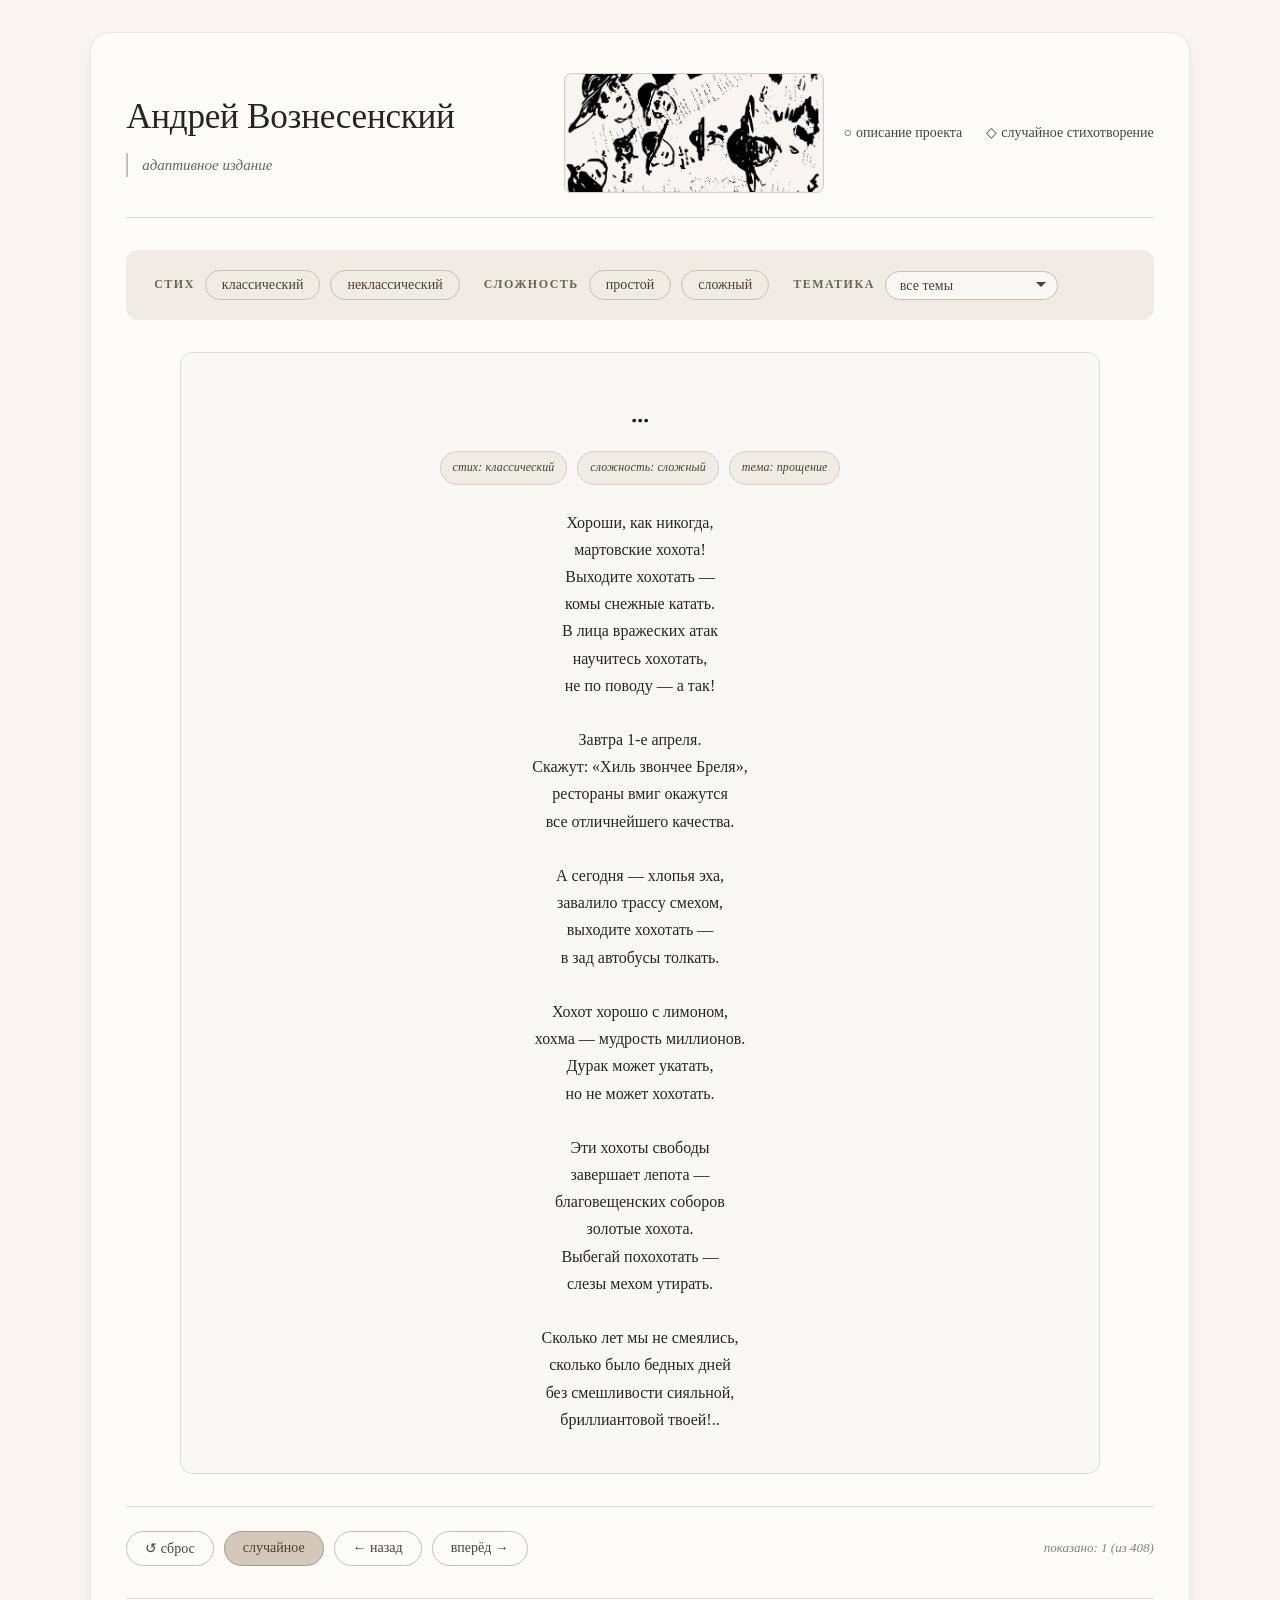
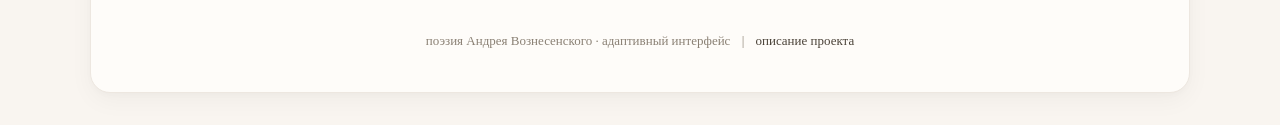
<file: index.html>
<!DOCTYPE html>
<html lang="ru">
<head>
    <meta charset="UTF-8">
    <meta name="viewport" content="width=device-width, initial-scale=1.0">
    <title>Андрей Вознесенский · адаптивное издание</title>
    <link rel="preconnect" href="https://fonts.googleapis.com">
    <link rel="preconnect" href="https://fonts.gstatic.com" crossorigin>
    <link href="https://fonts.googleapis.com/css2?family=Playfair+Display:wght@400;600&family=Source+Serif+4:ital,wght@0,400;0,600;1,400&display=swap" rel="stylesheet">
    <style>
        * {
            margin: 0;
            padding: 0;
            box-sizing: border-box;
        }

        body {
          background-color: #f9f5f0;
          font-family: 'Georgia', 'Times New Roman', serif;
          color: #2c2c2c;
          line-height: 1.6;
          padding: 2rem 1.5rem;
          min-height: 100vh;
          display: flex;
          flex-direction: column;
          align-items: center;
        }

        .container {
          max-width: 1100px;
          width: 100%;
          background: #fefcf9;
          box-shadow: 0 8px 24px rgba(0, 0, 0, 0.04), 0 2px 6px rgba(0, 0, 0, 0.02);
          border-radius: 20px;
          padding: 2.5rem 2.2rem;
          transition: all 0.15s ease;
          border: 1px solid #ede7e0;
        }

        header {
            border-bottom: 1px solid #e3d9d0;
            padding-bottom: 1.5rem;
            margin-bottom: 2rem;
            display: flex;
            flex-wrap: wrap;
            justify-content: center;
            align-items: center;
            gap: 1.2rem;
        }

        .header-copy {
            flex: 1 1 320px;
            min-width: 0;
        }

        h1 {
            font-size: 2.2rem;
            font-weight: 400;
            letter-spacing: -0.3px;
            color: #2a241f;
            margin-bottom: 0.2rem;
        }

        .subtitle {
            font-style: italic;
            color: #6b6459;
            font-size: 15px;
            margin-top: 8px;
            padding-left: 14px;
            border-left: 2px solid #c9bfb0;
        }

        .header-links {
            display: flex;
            gap: 24px;
            font-size: 14px;
            flex-wrap: wrap;
            order: 3;
        }

        .header-art {
            width: min(260px, 32vw);
            min-width: 120px;
            height: 120px;
            border-radius: 7px;
            border: 1px solid #d8d0c7;
            background-color: #f9f5f0;
            background-image: url('header-art.png');
            background-size: cover;
            background-position: center;
            background-repeat: no-repeat;
            box-shadow: inset 0 0 0 1px rgba(42, 37, 32, 0.04);
            flex-shrink: 0;
            margin: 0 auto;
            order: 2;
            background-blend-mode: multiply;
        }

        .header-links a {
            color: #4a4238;
            text-decoration: none;
            transition: color 0.2s;
        }

        .header-links a:hover {
            color: #1a1510;
        }

        .header-links a::before {
            margin-right: 4px;
        }

        .link-about::before { content: '○'; }
        .link-random::before { content: '◇'; }

        /* Фильтры */
        .filters {
            background: #f0ebe4;
            border-radius: 12px;
            padding: 20px 28px;
            margin-bottom: 32px;
            display: flex;
            align-items: center;
            gap: 24px;
            flex-wrap: wrap;
        }

        .filter-group {
            display: flex;
            align-items: center;
            gap: 10px;
        }

        .filter-label {
            font-size: 12px;
            font-weight: 600;
            letter-spacing: 1.5px;
            text-transform: uppercase;
            color: #6b6459;
        }

        .filter-btn {
            padding: 6px 16px;
            border: 1px solid #c9bfb0;
            background: transparent;
            border-radius: 20px;
            font-family: inherit;
            font-size: 14px;
            color: #4a4238;
            cursor: pointer;
            transition: all 0.2s;
        }

        .filter-btn:hover {
            background: #e8e2d8;
        }

        .filter-btn.active {
            background: #d4c9b8;
            border-color: #a89b88;
            color: #2a2520;
        }

        .filter-select {
            padding: 6px 28px 6px 14px;
            border: 1px solid #c9bfb0;
            background: #faf8f5;
            border-radius: 20px;
            font-family: inherit;
            font-size: 14px;
            color: #4a4238;
            cursor: pointer;
            appearance: none;
            background-image: url("data:image/svg+xml,%3Csvg xmlns='http://www.w3.org/2000/svg' width='12' height='12' viewBox='0 0 12 12'%3E%3Cpath fill='%234a4238' d='M6 8L1 3h10z'/%3E%3C/svg%3E");
            background-repeat: no-repeat;
            background-position: right 10px center;
        }

        /* Карточка стиха */
        .poem-card {
            background: #faf8f5;
            border: 1px solid #e0dcd5;
            border-radius: 12px;
            padding: 40px 48px;
            min-height: 280px;
            margin-bottom: 32px;
            position: relative;
            display: flex;
            flex-direction: column;
            justify-content: center;
            align-items: center;
            width: min(100%, 920px);
            margin-left: auto;
            margin-right: auto;
        }

        .poem-header {
            width: 100%;
            max-width: 760px;
            display: flex;
            flex-direction: column;
            align-items: center;
            text-align: center;
        }

        .poem-tags {
            display: flex;
            flex-wrap: wrap;
            justify-content: center;
            gap: 10px;
            margin-bottom: 24px;
        }

        .poem-tags span {
            display: inline-flex;
            align-items: center;
            padding: 6px 12px;
            border-radius: 999px;
            background: #f0ebe4;
            border: 1px solid #d7cec3;
            color: #4a4238;
            font-size: 12px;
            font-style: italic;
            letter-spacing: 0.1px;
        }

        .poem-title {
            font-family: 'Playfair Display', Georgia, serif;
            font-size: 24px;
            font-weight: 600;
            margin-bottom: 20px;
            color: #1a1510;
            text-align: center;
        }

        .poem-text {
            width: 100%;
            max-width: 760px;
            font-size: 16px;
            line-height: 1.7;
            white-space: pre-wrap;
            color: #2a2520;
            text-align: center;
            margin-left: auto;
            margin-right: auto;
        }

        .no-results {
            font-size: 17px;
            line-height: 1.6;
            color: #4a4238;
        }

        .no-results strong {
            color: #1a1510;
        }

        /* Навигация */
        .navigation {
            display: flex;
            align-items: center;
            justify-content: space-between;
            flex-wrap: wrap;
            gap: 16px;
            padding-top: 24px;
            border-top: 1px solid #e0dcd5;
        }

        .nav-buttons {
            display: flex;
            gap: 10px;
            flex-wrap: wrap;
        }

        .nav-btn {
            padding: 8px 18px;
            border: 1px solid #c9bfb0;
            background: transparent;
            border-radius: 20px;
            font-family: inherit;
            font-size: 14px;
            color: #4a4238;
            cursor: pointer;
            transition: all 0.2s;
        }

        .nav-btn:hover {
            background: #e8e2d8;
        }

        .nav-btn.primary {
            background: #d4c9b8;
            border-color: #a89b88;
        }

        .nav-btn.primary:hover {
            background: #c9bfb0;
        }

        .nav-counter {
            font-size: 13px;
            color: #8a8074;
            font-style: italic;
        }

        /* Футер */
        footer {
            text-align: center;
            padding-top: 32px;
            margin-top: 32px;
            border-top: 1px solid #e0dcd5;
            font-size: 13px;
            color: #8a8074;
        }

        footer a {
            color: #4a4238;
            text-decoration: none;
        }

        footer a:hover {
            text-decoration: underline;
        }

        /* Загрузка */
        .loading {
            text-align: center;
            padding: 60px 20px;
            font-style: italic;
            color: #8a8074;
        }

        @media (max-width: 640px) {
            .container { padding: 28px 20px; }
            h1 { font-size: 32px; }
            .poem-card { padding: 28px 24px; }
            .filters { padding: 16px; }
            header { flex-direction: column; align-items: flex-start; }
        }
    </style>
</head>
<body>
    <div class="container">
        <header>
            <div class="header-copy">
                <h1>Андрей Вознесенский</h1>
                <div class="subtitle">адаптивное издание</div>
            </div>
            <div class="header-art" aria-label="Abstract header illustration" title="Abstract header illustration"></div>
            <nav class="header-links">
                <a href="about.html" class="link-about">описание проекта</a>
                <a href="#" class="link-random" id="random-link">случайное стихотворение</a>
            </nav>
        </header>

        <section class="filters">
            <div class="filter-group">
                <span class="filter-label">стих</span>
                <button class="filter-btn" data-filter="verse" data-value="classic">классический</button>
                <button class="filter-btn" data-filter="verse" data-value="nonclassic">неклассический</button>
            </div>
            <div class="filter-group">
                <span class="filter-label">сложность</span>
                <button class="filter-btn" data-filter="complexity" data-value="simple">простой</button>
                <button class="filter-btn" data-filter="complexity" data-value="complex">сложный</button>
            </div>
            <div class="filter-group">
                <span class="filter-label">тематика</span>
                <select class="filter-select" id="topic-select">
                    <option value="all">все темы</option>
                </select>
            </div>
        </section>

        <section class="poem-card" id="poem-card">
            <div class="loading" id="loading">Загрузка корпуса стихов…</div>
        </section>

        <section class="navigation">
            <div class="nav-buttons">
                <button class="nav-btn" id="btn-reset">↺ сброс</button>
                <button class="nav-btn primary" id="btn-random">случайное</button>
                <button class="nav-btn" id="btn-prev">← назад</button>
                <button class="nav-btn" id="btn-next">вперёд →</button>
            </div>
            <div class="nav-counter" id="counter">показано: 0</div>
        </section>

        <footer>
            поэзия Андрея Вознесенского · адаптивный интерфейс
            <span style="margin: 0 8px;">|</span>
            <a href="about.html">описание проекта</a>
        </footer>
    </div>

    <script src="script.js"></script>
</body>
</html>
</file>
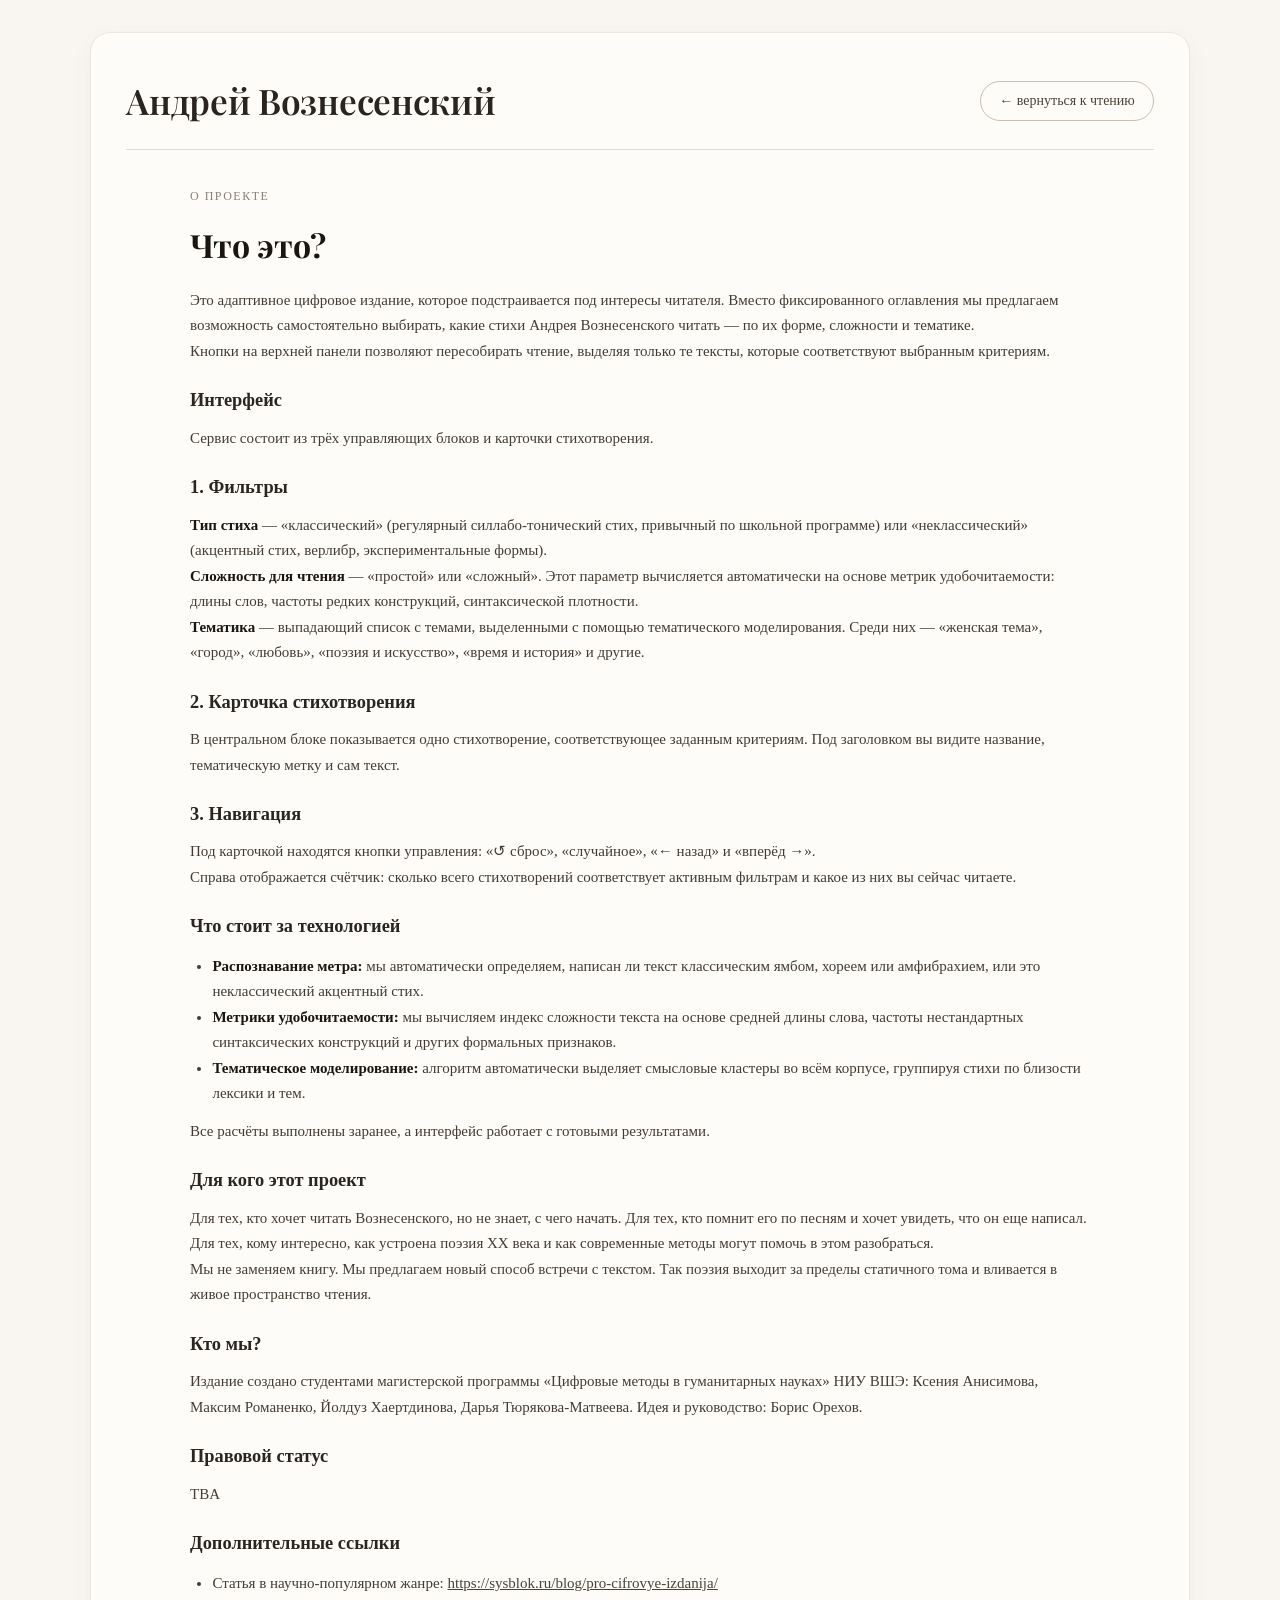
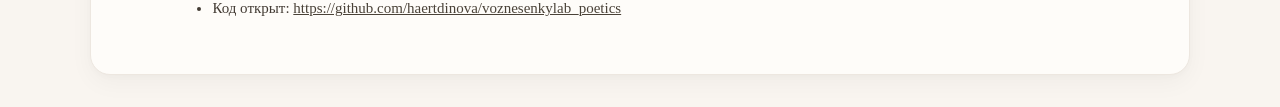
<file: about.html>
<!DOCTYPE html>
<html lang="ru">
<head>
    <meta charset="UTF-8">
    <meta name="viewport" content="width=device-width, initial-scale=1.0">
    <title>О проекте · Андрей Вознесенский</title>
    <link rel="preconnect" href="https://fonts.googleapis.com">
    <link rel="preconnect" href="https://fonts.gstatic.com" crossorigin>
    <link href="https://fonts.googleapis.com/css2?family=Playfair+Display:wght@400;600&family=Source+Serif+4:ital,wght@0,400;0,600;1,400&display=swap" rel="stylesheet">
    <style>
        * { box-sizing: border-box; margin: 0; padding: 0; }

        body {
            background-color: #f9f5f0;
            font-family: 'Georgia', 'Times New Roman', serif;
            color: #2c2c2c;
            line-height: 1.6;
            padding: 2rem 1.5rem;
            min-height: 100vh;
            display: flex;
            justify-content: center;
        }

        .page {
            max-width: 1100px;
            width: 100%;
            background: #fefcf9;
            box-shadow: 0 8px 24px rgba(0, 0, 0, 0.04), 0 2px 6px rgba(0, 0, 0, 0.02);
            border-radius: 20px;
            padding: 2.5rem 2.2rem;
            border: 1px solid #ede7e0;
        }

        .topbar {
            display: flex;
            justify-content: space-between;
            align-items: center;
            gap: 16px;
            border-bottom: 1px solid #e3d9d0;
            padding-bottom: 1.25rem;
            margin-bottom: 2rem;
            flex-wrap: wrap;
        }

        .title {
            font-size: 2.2rem;
            font-weight: 600;
            letter-spacing: -0.3px;
            color: #2a241f;
            font-family: 'Playfair Display', Georgia, serif;
        }

        .back-link {
            display: inline-block;
            padding: 8px 18px;
            border: 1px solid #c9bfb0;
            border-radius: 20px;
            background: transparent;
            color: #4a4238;
            text-decoration: none;
            transition: all 0.2s ease;
            font-size: 14px;
        }

        .back-link:hover {
            background: #e8e2d8;
        }

        .about-content {
            max-width: 900px;
            margin: 0 auto;
        }

        .about-kicker {
            display: inline-block;
            margin-bottom: 12px;
            font-size: 12px;
            letter-spacing: 1.5px;
            text-transform: uppercase;
            color: #8a8074;
        }

        h2 {
            font-size: 2rem;
            margin-bottom: 18px;
            color: #1a1510;
            font-family: 'Playfair Display', Georgia, serif;
        }

        h3 {
            font-size: 1.15rem;
            margin: 22px 0 10px;
            color: #2a2520;
            font-weight: 600;
        }

        p, li {
            font-size: 15px;
            line-height: 1.7;
            color: #433b34;
        }

        ul {
            padding-left: 1.4rem;
            margin: 12px 0;
        }

        strong {
            color: #1a1510;
        }

        a {
            color: #4a4238;
            text-decoration: underline;
        }

        a:hover {
            color: #1a1510;
        }

        @media (max-width: 640px) {
            .page { padding: 28px 20px; }
            .title { font-size: 32px; }
        }
    </style>
</head>
<body>
    <main class="page">
        <div class="topbar">
            <div class="title">Андрей Вознесенский</div>
            <a class="back-link" href="index.html">← вернуться к чтению</a>
        </div>

        <article class="about-content">
            <span class="about-kicker">О проекте</span>
            <h2>Что это?</h2>
            <p>Это адаптивное цифровое издание, которое подстраивается под интересы читателя. Вместо фиксированного оглавления мы предлагаем возможность самостоятельно выбирать, какие стихи Андрея Вознесенского читать — по их форме, сложности и тематике.</p>
            <p>Кнопки на верхней панели позволяют пересобирать чтение, выделяя только те тексты, которые соответствуют выбранным критериям.</p>

            <h3>Интерфейс</h3>
            <p>Сервис состоит из трёх управляющих блоков и карточки стихотворения.</p>

            <h3>1. Фильтры</h3>
            <p><strong>Тип стиха</strong> — «классический» (регулярный силлабо-тонический стих, привычный по школьной программе) или «неклассический» (акцентный стих, верлибр, экспериментальные формы).</p>
            <p><strong>Сложность для чтения</strong> — «простой» или «сложный». Этот параметр вычисляется автоматически на основе метрик удобочитаемости: длины слов, частоты редких конструкций, синтаксической плотности.</p>
            <p><strong>Тематика</strong> — выпадающий список с темами, выделенными с помощью тематического моделирования. Среди них — «женская тема», «город», «любовь», «поэзия и искусство», «время и история» и другие.</p>

            <h3>2. Карточка стихотворения</h3>
            <p>В центральном блоке показывается одно стихотворение, соответствующее заданным критериям. Под заголовком вы видите название, тематическую метку и сам текст.</p>

            <h3>3. Навигация</h3>
            <p>Под карточкой находятся кнопки управления: «↺ сброс», «случайное», «← назад» и «вперёд →».</p>
            <p>Справа отображается счётчик: сколько всего стихотворений соответствует активным фильтрам и какое из них вы сейчас читаете.</p>

            <h3>Что стоит за технологией</h3>
            <ul>
                <li><strong>Распознавание метра:</strong> мы автоматически определяем, написан ли текст классическим ямбом, хореем или амфибрахием, или это неклассический акцентный стих.</li>
                <li><strong>Метрики удобочитаемости:</strong> мы вычисляем индекс сложности текста на основе средней длины слова, частоты нестандартных синтаксических конструкций и других формальных признаков.</li>
                <li><strong>Тематическое моделирование:</strong> алгоритм автоматически выделяет смысловые кластеры во всём корпусе, группируя стихи по близости лексики и тем.</li>
            </ul>
            <p>Все расчёты выполнены заранее, а интерфейс работает с готовыми результатами.</p>

            <h3>Для кого этот проект</h3>
            <p>Для тех, кто хочет читать Вознесенского, но не знает, с чего начать. Для тех, кто помнит его по песням и хочет увидеть, что он еще написал. Для тех, кому интересно, как устроена поэзия XX века и как современные методы могут помочь в этом разобраться.</p>
            <p>Мы не заменяем книгу. Мы предлагаем новый способ встречи с текстом. Так поэзия выходит за пределы статичного тома и вливается в живое пространство чтения.</p>

            <h3>Кто мы?</h3>
            <p>Издание создано студентами магистерской программы «Цифровые методы в гуманитарных науках» НИУ ВШЭ: Ксения Анисимова, Максим Романенко, Йолдуз Хаертдинова, Дарья Тюрякова-Матвеева. Идея и руководство: Борис Орехов.</p>

            <h3>Правовой статус</h3>
            <p>TBA</p>

            <h3>Дополнительные ссылки</h3>
            <ul>
                <li>Статья в научно-популярном жанре: <a href="https://sysblok.ru/blog/pro-cifrovye-izdanija/" target="_blank" rel="noreferrer">https://sysblok.ru/blog/pro-cifrovye-izdanija/</a></li>
                <li>Код открыт: <a href="https://github.com/haertdinova/voznesenkylab_poetics" target="_blank" rel="noreferrer">https://github.com/haertdinova/voznesenkylab_poetics</a></li>
            </ul>
        </article>
    </main>
</body>
</html>
</file>
